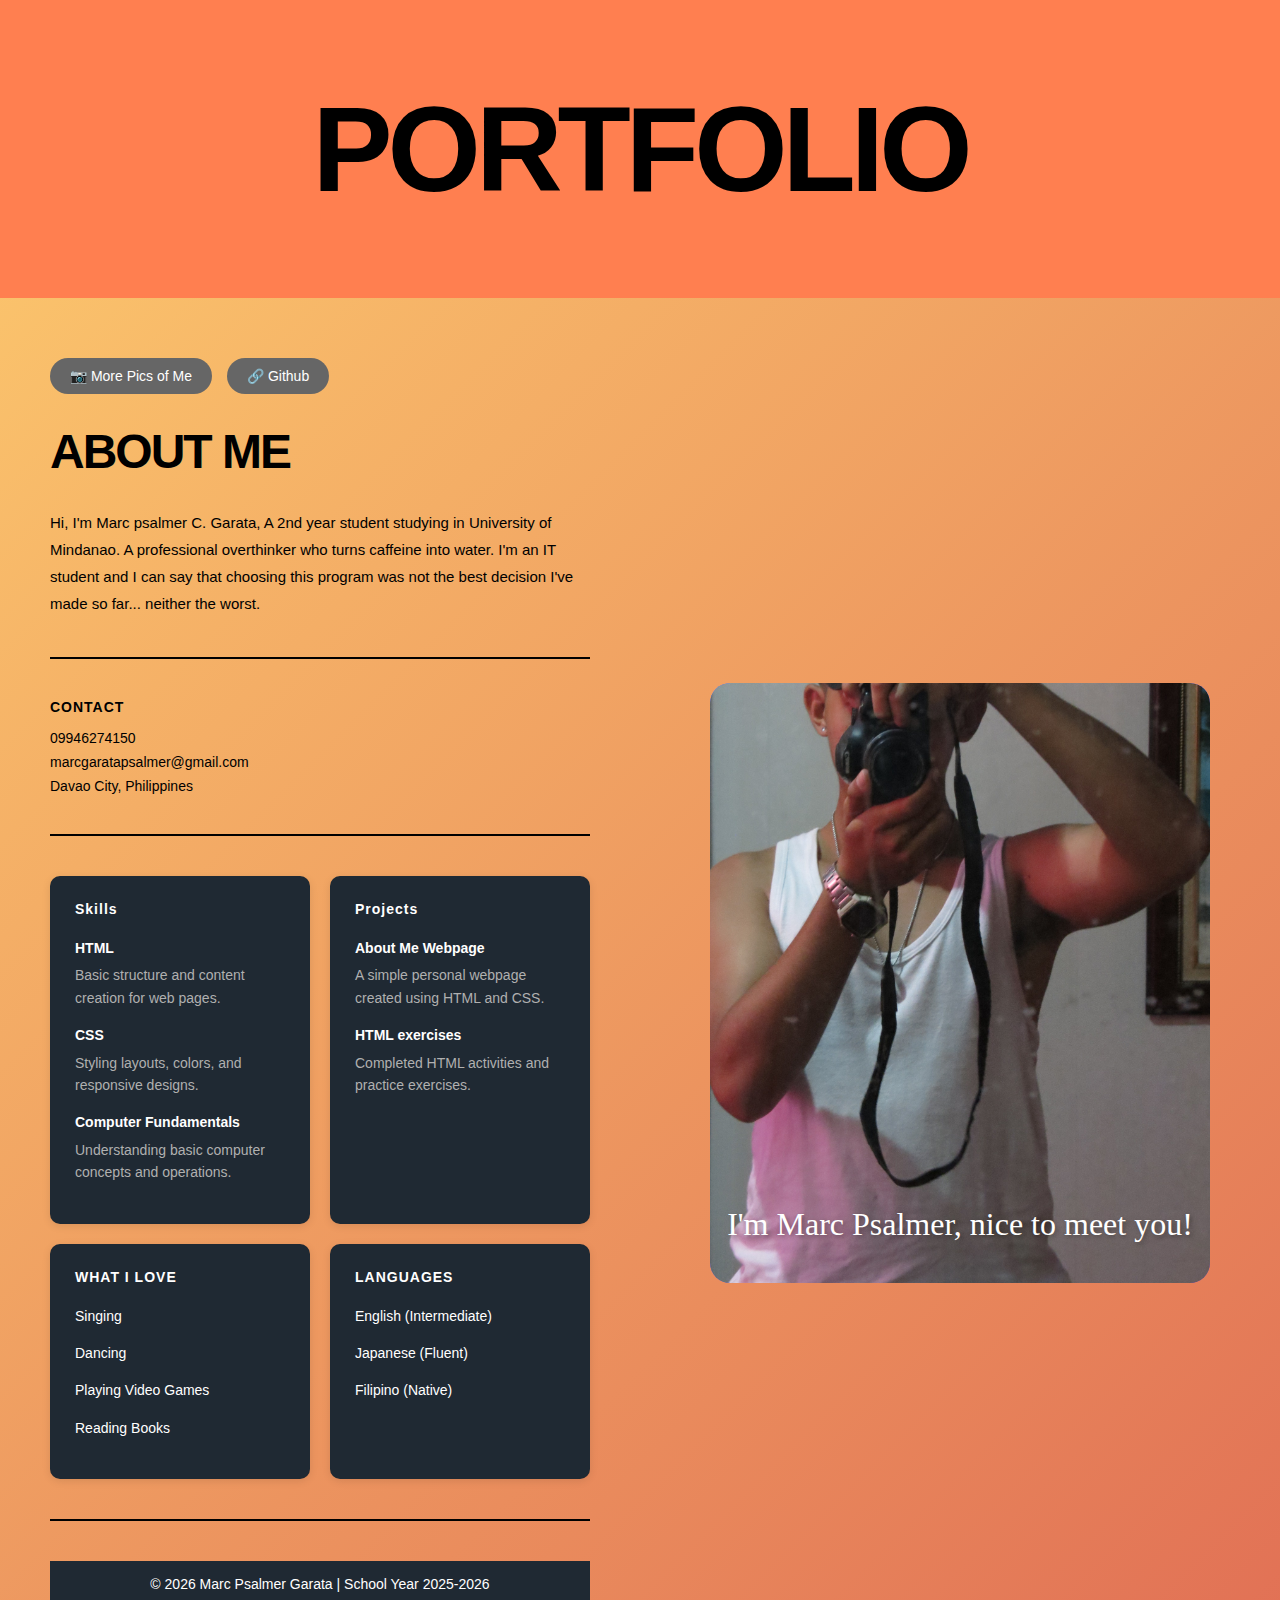
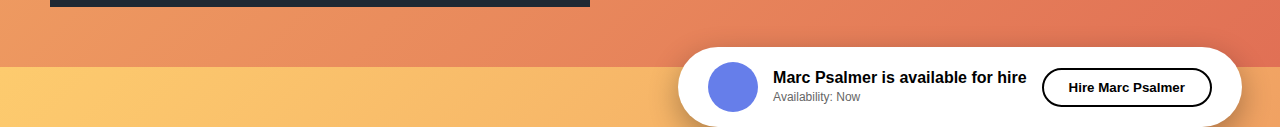
<file: Practice/index.html>
<!DOCTYPE html>
<html lang="en">
<head>
    <meta charset="UTF-8">
    <meta name="viewport" content="width=device-width, initial-scale=1.0">
    <title>My Portfolio</title>
    <link rel="stylesheet" href="style.css">
</head>
<body>
    <div class="hero">
        <h1>PORTFOLIO</h1>
    </div>

    <div class="container">
        <div class="left-section">
            <div class="action-buttons">
                <button class="btn">📷 More Pics of Me</button>
                <button class="btn">🔗 Github</button>
            </div>

            <h2>ABOUT ME</h2>
            <p class="about-text">
                Hi, I'm Marc psalmer C. Garata, A 2nd year student studying in University of Mindanao. A professional overthinker who turns caffeine into water.
                I'm an IT student and I can say that choosing this program was not the best decision I've made so far... neither the worst. 
            </p>

            <div class="divider"></div>

            <h3>CONTACT</h3>
            <div class="contact-info">
                <p>09946274150</p>
                <p>marcgaratapsalmer@gmail.com</p>
                <p>Davao City, Philippines</p>
            </div>

            <div class="divider"></div>

            <div class="info-grid">
                <div class="info-section">
                    <h3>Skills</h3>
                    <ul>
                        <li class="skills-item">
                            <strong>HTML</strong>
                            <p>Basic structure and content creation for web pages.</p>
                        </li>
                        <li class="skills-item">
                            <strong>CSS</strong>
                            <p>Styling layouts, colors, and responsive designs.</p>
                        </li>
                        <li class="skills-item">
                            <strong>Computer Fundamentals</strong>
                            <p>Understanding basic computer concepts and operations.</p>
                        </li>
                    </ul>
                </div>

                <div class="info-section">
                    <h3>Projects</h3>
                    <ul>
                        <li class="project-item">
                            <strong>About Me Webpage</strong>
                            <p>A simple personal webpage created using HTML and CSS.</p>
                        </li>
                        <li class="project-item">
                            <strong>HTML exercises</strong>
                            <p>Completed HTML activities and practice exercises.</p>
                        </li>
                    </ul>
                </div>

                <div class="info-section">
                    <h3>WHAT I LOVE</h3>
                    <ul>
                        <li>Singing</li>
                        <li>Dancing</li>
                        <li>Playing Video Games</li>
                        <li>Reading Books</li>
                    </ul>
                </div>

                <div class="info-section">
                    <h3>LANGUAGES</h3>
                    <ul>
                        <li>English (Intermediate)</li>
                        <li>Japanese (Fluent)</li>
                        <li>Filipino (Native)</li>
                    </ul>
                </div>
            </div>
            
            <div class="divider"></div>
            
            <footer>
                <span>© 2026 Marc Psalmer Garata | School Year 2025-2026</span>
            </footer>
        </div>

        <div class="right-section">
            <div class="profile-image">
                <img src="IMG_2151.JPG" alt="Marc Psalmer Garata">
                <span class="greeting">I'm Marc Psalmer, nice to meet you!</span>
            </div>
            <div class="availability-banner">
                <div class="avatar"></div>
                <div class="availability-text">
                    <strong>Marc Psalmer is available for hire</strong>
                    <span>Availability: Now</span>
                </div>
                <button class="hire-btn">Hire Marc Psalmer</button>
            </div>
        </div>
    </div>
</body>
</html>
</file>
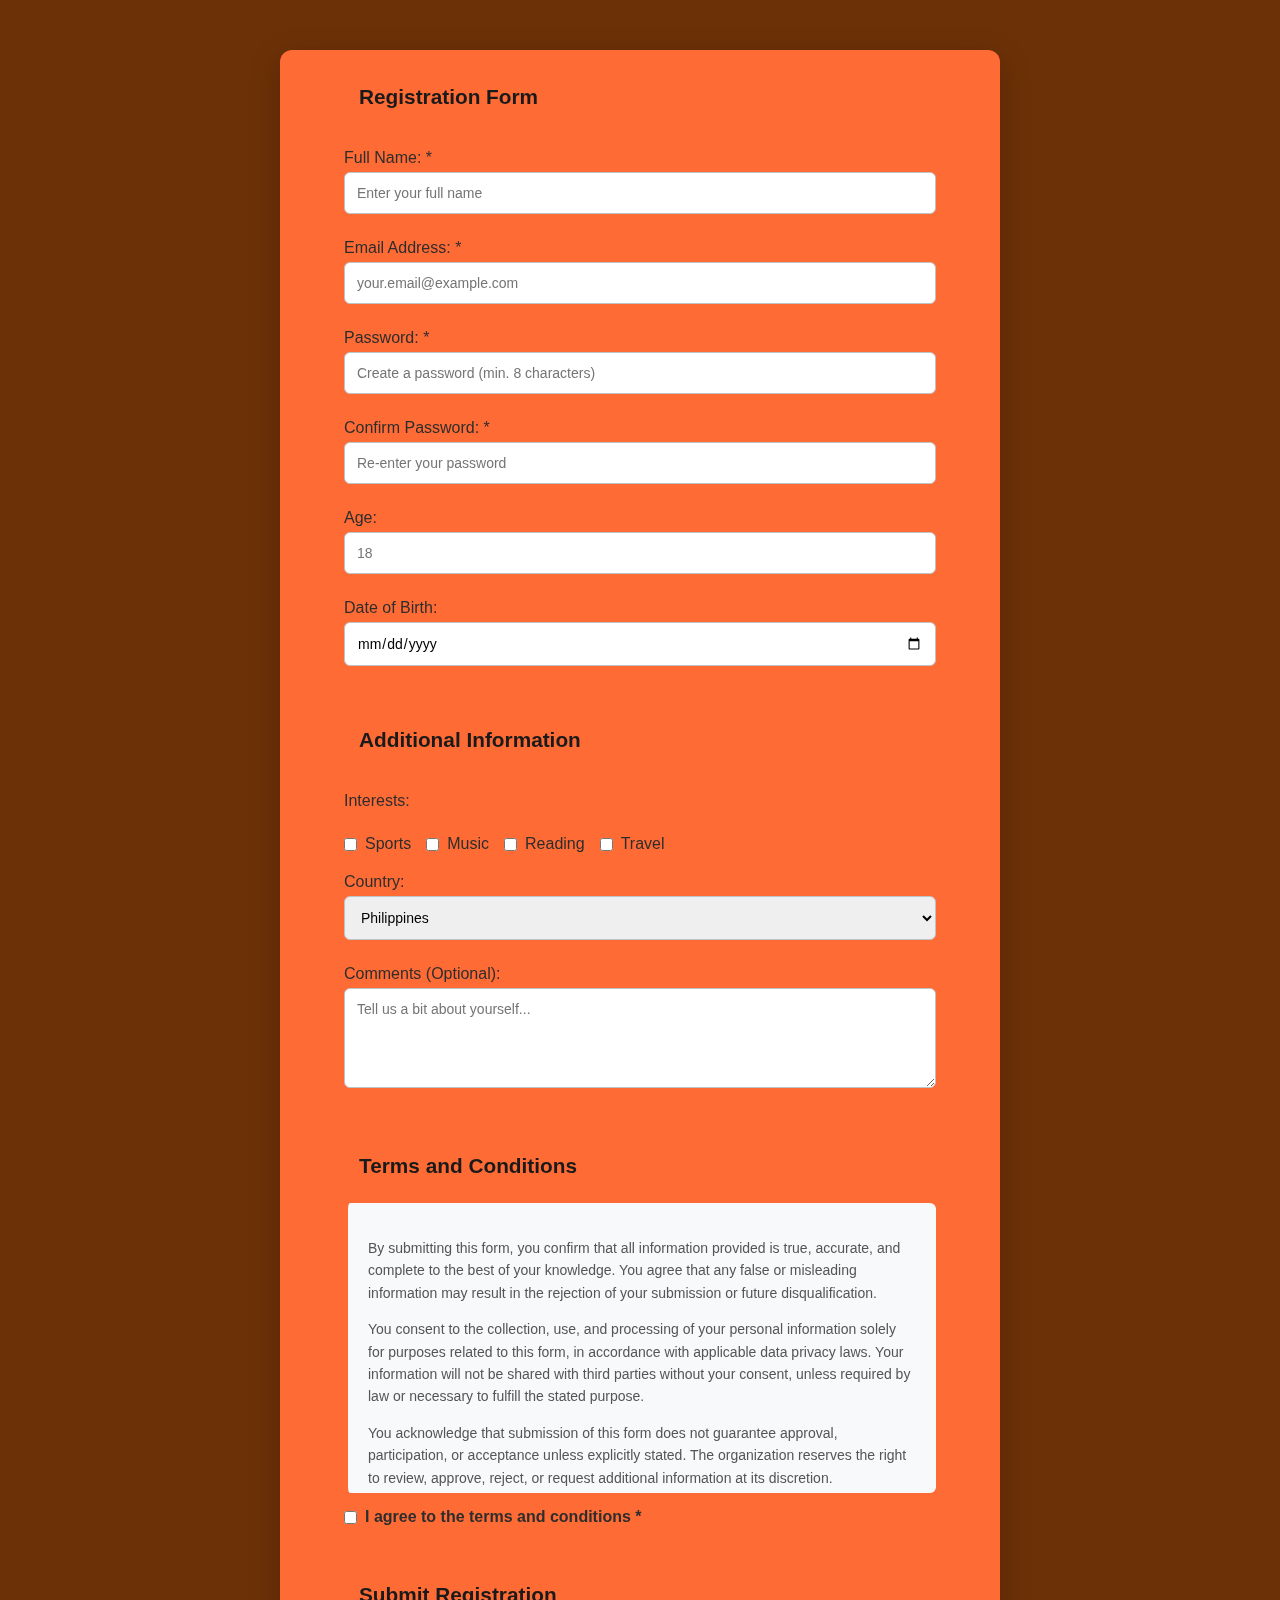
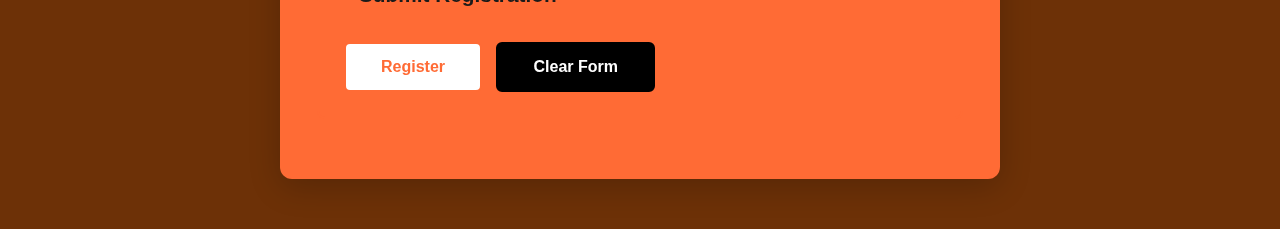
<file: Practice/forms.html>
<!DOCTYPE html>
<html lang="en">
<head>
    <meta charset="UTF-8">
    <meta name="viewport" content="width=device-width, initial-scale=1.0">
    <title>Registration Form - Marc Psalmer Garata</title>
    <link rel="stylesheet" href="style1.css">
</head>
<body>
    <form id="registrationForm" action="#" method="post" autocomplete="on">
        
        <fieldset>
            <legend>Registration Form</legend>
            
            <label for="fullname">Full Name: *</label>
            <input type="text" id="fullname" name="fullname" placeholder="Enter your full name" required>
            
            <label for="email">Email Address: *</label>
            <input type="email" id="email" name="email" placeholder="your.email@example.com" required>
            
            <label for="password">Password: *</label>
            <input type="password" id="password" name="password" placeholder="Create a password (min. 8 characters)" minlength="8" required>
            
            <label for="confirmPassword">Confirm Password: *</label>
            <input type="password" id="confirmPassword" name="confirmPassword" placeholder="Re-enter your password" minlength="8" required>
            
            <label for="age">Age:</label>
            <input type="number" id="age" name="age" min="0" max="120" placeholder="18">
            
            <label for="birthdate">Date of Birth:</label>
            <input type="date" id="birthdate" name="birthdate">
        </fieldset>
   
        <fieldset>
            <legend>Additional Information</legend>
            
            <label>Interests:</label>
            <div class="checkbox-group">
                <label class="checkbox-label">
                    <input type="checkbox" id="sports" name="interests" value="sports">
                    Sports
                </label>
                
                <label class="checkbox-label">
                    <input type="checkbox" id="music" name="interests" value="music">
                    Music
                </label>
                
                <label class="checkbox-label">
                    <input type="checkbox" id="reading" name="interests" value="reading">
                    Reading
                </label>
                
                <label class="checkbox-label">
                    <input type="checkbox" id="travel" name="interests" value="travel">
                    Travel
                </label>
            </div>
            
            <label for="country">Country:</label>
            <select id="country" name="country">
                <option value="">Select a country</option>
                <option value="us">United States</option>
                <option value="uk">United Kingdom</option>
                <option value="ca">Canada</option>
                <option value="au">Australia</option>
                <option value="ph" selected>Philippines</option>
            </select>
            
            <label for="comments">Comments (Optional):</label>
            <textarea id="comments" name="comments" rows="4" placeholder="Tell us a bit about yourself..."></textarea>
        </fieldset>
    
        <fieldset>
            <legend>Terms and Conditions</legend>
            
            <div class="terms-box">
                <p>By submitting this form, you confirm that all information provided is true, accurate, and complete to the best of your knowledge. You agree that any false or misleading information may result in the rejection of your submission or future disqualification.</p>
                
                <p>You consent to the collection, use, and processing of your personal information solely for purposes related to this form, in accordance with applicable data privacy laws. Your information will not be shared with third parties without your consent, unless required by law or necessary to fulfill the stated purpose.</p>
                
                <p>You acknowledge that submission of this form does not guarantee approval, participation, or acceptance unless explicitly stated. The organization reserves the right to review, approve, reject, or request additional information at its discretion.</p>
            </div>
            
            <label class="checkbox-label terms-checkbox">
                <input type="checkbox" id="terms" name="terms" value="accepted" required>
                I agree to the terms and conditions *
            </label>
        </fieldset>

        <fieldset>
            <legend>Submit Registration</legend>
            
            <a href="Landing.html" type="submit" class="button">Register</a>
            <a type="reset" class="button">Clear Form</a>
        </fieldset>

    </form>

</body>
</html>
</file>
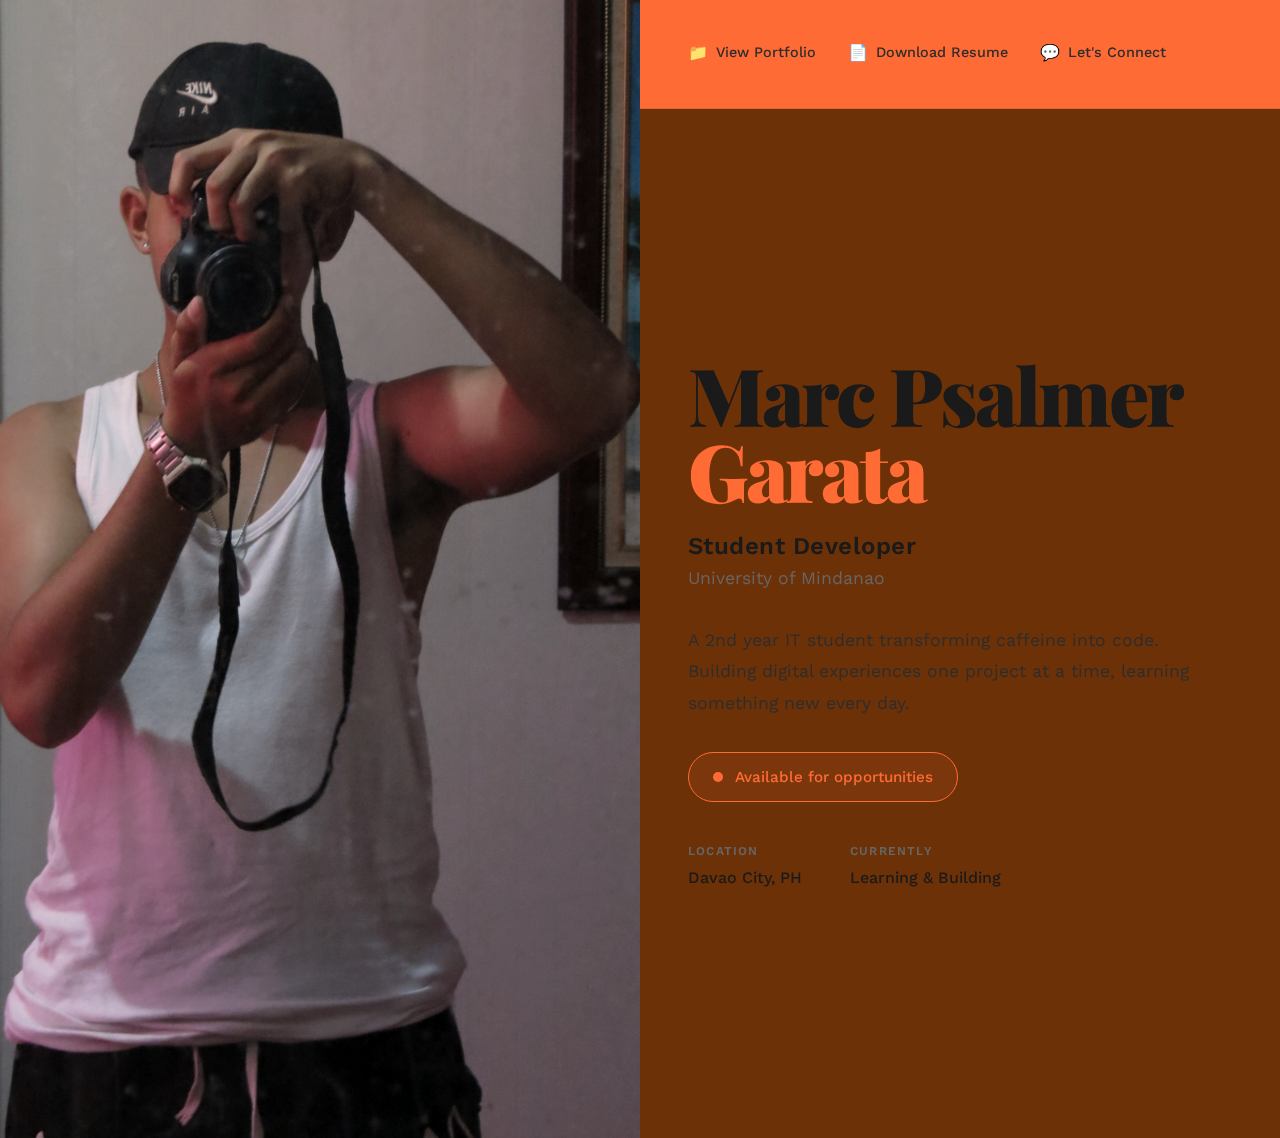
<file: Practice/Landing.html>
<!DOCTYPE html>
<html lang="en">
<head>
    <meta charset="UTF-8">
    <meta name="viewport" content="width=device-width, initial-scale=1.0">
    <title>Marc Psalmer Garata - Student Developer</title>
    <link rel="preconnect" href="https://fonts.googleapis.com">
    <link rel="preconnect" href="https://fonts.gstatic.com" crossorigin>
    <link href="https://fonts.googleapis.com/css2?family=Playfair+Display:wght@700;900&family=Work+Sans:wght@400;500;600&display=swap" rel="stylesheet">
    <link href="https://cdn.jsdelivr.net/npm/bootstrap@5.3.0/dist/css/bootstrap.min.css" rel="stylesheet">
    <link rel="stylesheet" href="Landing.css">
</head>
<body>
    <div class="main-container">
        
        <div class="left-section">
            <div class="photo-wrapper">
                <img src="IMG_2151.JPG" alt="Marc Psalmer Garata">
                <div class="photo-overlay"></div>
            </div>
        </div>

        
        <div class="right-section">
          
            <nav class="top-nav">
                <ul class="nav nav-underline justify-content">
                    <li class="nav-item">
                        <a class="nav-link" href="index.html">
                            <span class="nav-icon">📁</span> View Portfolio
                        </a>
                     </li>
                     <li class="nav-item">
                        <a class="nav-link" href="#" download>
                            <span class="nav-icon">📄</span> Download Resume
                        </a>
                    </li>
                    <li class="nav-item">
                        <a class="nav-link" href="https://github.com/hakdog315/IT9">
                            <span class="nav-icon">💬</span> Let's Connect
                        </a>
                    </li>
                </ul>
            </nav>

        
            <div class="content">
                <div class="content-inner">
                    <h1 class="name">
                        <span class="name-line">Marc Psalmer</span>
                        <span class="name-line">Garata</span>
                    </h1>
                    
                    <div class="title-wrapper">
                        <h2 class="title">Student Developer</h2>
                        <p class="subtitle">University of Mindanao</p>
                    </div>
                    
                    <p class="intro">
                        A 2nd year IT student transforming caffeine into code. 
                        Building digital experiences one project at a time, learning 
                        something new every day.
                    </p>

                    <div class="status-badge">
                        <div class="status-dot"></div>
                        <span>Available for opportunities</span>
                    </div>

                    <div class="quick-info">
                        <div class="info-item">
                            <span class="info-label">Location</span>
                            <span class="info-value">Davao City, PH</span>
                        </div>
                        <div class="info-item">
                            <span class="info-label">Currently</span>
                            <span class="info-value">Learning & Building</span>
                        </div>
                    </div>
                </div>
            </div>
        </div>
    </div>
</body>
</html>
</file>
<file: Practice/style.css>
* {
    margin: 0;
    padding: 0;
    box-sizing: border-box;
}

body {
    font-family: 'Arial', sans-serif;
    color: #000;
    background: linear-gradient(135deg, #fdcb6e 0%, #e17055 100%);
}

.hero {
    background: #FF7F50;
    padding: 80px 40px;
    text-align: center;
}

.hero h1 {
    font-size: 120px;
    font-weight: 900;
    letter-spacing: -5px;
    color: #000;
}

.container {
    display: grid;
    grid-template-columns: 1fr 1fr;
    max-width: 1400px;
    margin: 0 auto;
    background:transparent;
}

.left-section {
    padding: 60px 50px;
    background: transparent;
}

.right-section {
    padding: 60px 50px;
    background: transparent;
    display: flex;
    flex-direction: column;
    justify-content: center;
    align-items: center;
    position: relative;
}

.action-buttons {
    display: flex;
    gap: 15px;
    margin-bottom: 30px;
}

.btn {
    padding: 10px 20px;
    border: none;
    border-radius: 25px;
    background: #666;
    color: #fff;
    font-size: 14px;
    cursor: pointer;
    display: flex;
    align-items: center;
    gap: 8px;
}

.btn:hover {
    background: #555;
}

h2 {
    font-size: 48px;
    font-weight: 900;
    margin-bottom: 30px;
    letter-spacing: -2px;
    animation: fadeIn 0.8s ease-in 0.7 backwards;
}

@keyframes fadeIn {
    from{opacity: 0;}
    to{opacity: 1;}
}

.about-text {
    line-height: 1.8;
    margin-bottom: 40px;
    font-size: 15px;
    animation: slideDown 0.6s ease-in-out;
}

@keyframes slideDown {
    
    from{opacity: 0;
        transform: translateY(30px);
    }

    to{opacity: 1;
        transform: translateY(0px);
    }
}

.divider {
    height: 2px;
    background: #000;
    margin: 40px 0;
}

h3 {
    font-size: 14px;
    font-weight: 900;
    margin-bottom: 15px;
    letter-spacing: 1px;
    animation: fadeIn 0.8s ease-in 0.7 backwards;
}



.contact-info p {
    margin-bottom: 8px;
    font-size: 14px;
    animation: slideInRight 0.6s ease-in-out;
}

@keyframes slideInRight {
    from{opacity: 0;
        transform: translateX(-50px);
    }

    to{opacity: 1;
        transform: translateX(0px);
    }
    
}

.info-grid {
    display: grid;
    grid-template-columns: 1fr 1fr;
    gap: 20px;
    margin-top: 40px;
    animation: popOut 0.9s ease-in forwards;
}

@keyframes popOut {
    0%{
        transform: scale(0);
        opacity: 0;
    }

    25%{
        transform: scale 0.25;
        opacity: 0.25;
    }

    50%{
        transform: scale(0.5);
        opacity: 0.5;
    }

    75%{
        transform: scale(0.75);
        opacity: 0.75;
    }

    100%{
        transform: scale(1);
        opacity: 1;
    }
    
}

.info-section {
    background: #1f2933;
    padding: 25px;
    border-radius: 10px;
    box-shadow: 0 2px 8px rgba(0,0,0,0.1);
    color: #fff;
}

.info-section h3 {
    margin-bottom: 20px;
    color: #fff;
}


.info-section ul {
    list-style: none;
}

.info-section li {
    margin-bottom: 15px;
    font-size: 14px;
    line-height: 1.6;
    color: #fff;
}

.skills-item p,
.project-item p {
    margin-top: 5px;
    color: #b0b0b0;
}

.experience-item {
    margin-bottom: 20px;
}

.experience-item strong {
    display: block;
    font-weight: 900;
}

.experience-item span {
    font-size: 13px;
    color: #666;
    font-style: italic;
}

.profile-image {
    width: 100%;
    max-width: 500px;
    height: 600px;
    background: linear-gradient(135deg, #667eea 0%, #764ba2 100%);
    border-radius: 20px;
    display: flex;
    align-items: flex-end;
    justify-content: center;
    position: relative;
    overflow: hidden;
}

.profile-image img {
    position: absolute;
    top: 0;
    left: 0;
    width: 100%;
    height: 100%;
    object-fit: cover;
    object-position: center;
    border-radius: 20px;
    animation: photoZoom 20s ease-in-out infinite alternate;
}

@keyframes photoZoom {
   0% { transform: scale(1); }
    100% { transform: scale(1.05); }
}

.greeting {
    position: absolute;
    bottom: 40px;
    color: #fff;
    font-size: 32px;
    font-family: 'Brush Script MT', cursive;
    text-shadow: 2px 2px 4px rgba(0,0,0,0.3);
}

.availability-banner {
    position: absolute;
    bottom: -60px;
    background: #fff;
    padding: 15px 30px;
    border-radius: 50px;
    display: flex;
    align-items: center;
    gap: 15px;
    box-shadow: 0 10px 30px rgba(0,0,0,0.3);
}

.avatar {
    width: 50px;
    height: 50px;
    border-radius: 50%;
    background: #667eea;
}

.availability-text {
    color: #000;
}

.availability-text strong {
    display: block;
    font-size: 16px;
}

.availability-text span {
    font-size: 12px;
    color: #666;
}

.hire-btn {
    padding: 10px 25px;
    background: #fff;
    border: 2px solid #000;
    border-radius: 25px;
    font-weight: bold;
    cursor: pointer;
}

.hire-btn:hover {
    background: #000;
    color: #fff;
}

footer {
    background-color: #1f2933;
    color: white;
    text-align: center;
    padding: 15px;
    font-size: 14px;
}
</file>
<file: Practice/style1.css>
body {
    background: #6d3107;
    font-family: 'Work Sans', sans-serif;
    padding: 20px;
    margin: 0;
    min-height: 100vh;
}


form {
    max-width: 650px;
    width: 100%;
    margin: 30px auto;
    background-color: #FF6B35;
    padding: 35px;
    border-radius: 12px;
    box-shadow: 0 8px 32px rgba(0, 0, 0, 0.2);
}


fieldset {
    border: 2px solid #FF6B35;
    border-radius: 8px;
    padding: 25px;
    margin-bottom: 25px;
}

legend {
    font-weight: bold;
    font-size: 1.3em;
    color: #1a1a1a;
    padding: 0 15px;
}


label {
    display: block;
    margin-top: 15px;
    margin-bottom: 5px;
    font-weight: 500;
    color: #2d2d2d;
}


input[type="text"],
input[type="email"],
input[type="password"],
input[type="number"],
input[type="date"],
select,
textarea {
    width: 100%;
    padding: 12px;
    margin-bottom: 10px;
    border: 1px solid #bdc3c7;
    border-radius: 6px;
    box-sizing: border-box;
    font-size: 14px;
    font-family: inherit;
    transition: border-color 0.3s ease, box-shadow 0.3s ease;
}

input[type="text"]:focus,
input[type="email"]:focus,
input[type="password"]:focus,
input[type="number"]:focus,
input[type="date"]:focus,
select:focus,
textarea:focus {
    outline: none;
    border-color: #FF6B35;
    box-shadow: 0 0 8px rgba(255, 107, 53, 0.3);
}


.checkbox-group {
    display: flex;
    flex-wrap: wrap;
    gap: 15px;
    margin-top: 10px;
    margin-bottom: 15px;
}

.checkbox-label {
    display: flex;
    align-items: center;
    gap: 8px;
    cursor: pointer;
    font-weight: 400;
    color: #2d2d2d;
}

.checkbox-label input[type="checkbox"] {
    width: auto;
    cursor: pointer;
    margin: 0;
}

.terms-checkbox {
    margin-top: 15px;
    font-weight: 600;
}


.terms-box {
    background-color: #f8f9fa;
    padding: 20px;
    border-radius: 6px;
    border-left: 4px solid #FF6B35;
    margin-bottom: 15px;
    max-height: 250px;
    overflow-y: auto;
}

.terms-box p {
    margin-bottom: 12px;
    line-height: 1.6;
    color: #555;
    font-size: 14px;
}

.terms-box p:last-child {
    margin-bottom: 0;
}


.button {
    display: inline-block;
    padding: 14px 35px;
    margin: 10px 10px 0 0;
    border: none;
    border-radius: 6px;
    font-size: 16px;
    font-weight: 600;
    cursor: pointer;
    transition: all 0.3s ease;
    text-decoration: none; 
}

.button[type="submit"]{
    background-color: white;
    color: #FF6B35;
    border: 2px solid #FF6B35;
}

.button[type="reset"]{
    background-color: black;
    color: white;
    border: 2px solid black;
}
textarea {
    resize: vertical;
    min-height: 100px;
}


select {
    cursor: pointer;
}


input:disabled,
input:read-only {
    background-color: #ecf0f1;
    cursor: not-allowed;
}


input[type="file"] {
    padding: 8px;
}
</file>
<file: Practice/Landing.css>
:root {
    --color-brown: #6d3107;
    --color-dark: #1a1a1a;
    --color-accent: #FF6B35;
    --color-accent-light: #FF8C61;
    --color-text: #2d2d2d;
    --color-text-light: #666;
    --color-border: rgba(0, 0, 0, 0.1);
    
    --font-display: 'Playfair Display', serif;
    --font-body: 'Work Sans', sans-serif;
    
    --transition: all 0.4s cubic-bezier(0.4, 0, 0.2, 1);
}


* {
    margin: 0;
    padding: 0;
    box-sizing: border-box;
}

body {
    font-family: var(--font-body);
    color: var(--color-text);
    line-height: 1.6;
    overflow-x: hidden;
    background: var(--color-brown);
}


.main-container {
    display: grid;
    grid-template-columns: 1fr 1fr;
    min-height: 100vh;
    position: relative;
}


.left-section {
    position: relative;
    overflow: hidden;
    background: linear-gradient(135deg, #667eea 0%, #764ba2 100%);
}

.photo-wrapper {
    position: relative;
    width: 100%;
    height: 100%;
    overflow: hidden;
}

.photo-wrapper img {
    width: 100%;
    height: 100%;
    object-fit: cover;
    object-position: center;
    filter: grayscale(20%) contrast(1.05);
    animation: photoZoom 20s ease-in-out infinite alternate;
}

@keyframes photoZoom {
    0% { transform: scale(1); }
    100% { transform: scale(1.05); }
}

.photo-overlay {
    position: absolute;
    top: 0;
    left: 0;
    right: 0;
    bottom: 0;
    background: linear-gradient(
        135deg, 
        rgba(255, 107, 53, 0.15) 0%, 
        rgba(118, 75, 162, 0.2) 100%
    );
    mix-blend-mode: multiply;
}


.right-section {
    display: flex;
    flex-direction: column;
    background: var(--color-cream);
    position: relative;
}


.top-nav {
    padding: 2rem 3rem;
    border-bottom: 1px solid var(--color-border);
    background: var(--color-accent);
    animation: slideDown 0.6s ease-out;
}
.top-nav .nav-underline{
    --bs-nav-underline-gap: 2rem;
    --bs-nav-underline-width: 2px;
    --bs-nav-underline-lin-active-color: (var(--color-accent));
}

.top-nav .nav-link{
    color: var(--color-text);
    font-weight: 500;
    font-size: 0.9rem;
    padding: 0.5rem 0;
    transition: var(--transition);
    display: flex;
    align-items: center;
    gap: 0.5rem;
}

.top-nav .nav-link:hover{
    color: var(--color-accent);
}

.nav-icon{
    font-size: 1rem;
    transition: var(--transition);
}

.nav-link:hover .nav-icon{
    transform: scale(1.1);
}

.content {
    flex: 1;
    display: flex;
    align-items: center;
    padding: 3rem;
    animation: fadeInUp 0.8s ease-out 0.2s backwards;
}

@keyframes fadeInUp {
    from {
        opacity: 0;
        transform: translateY(30px);
    }
    to {
        opacity: 1;
        transform: translateY(0);
    }
}

.content-inner {
    max-width: 600px;
}

/* Name */
.name {
    font-family: var(--font-display);
    font-size: 5rem;
    font-weight: 900;
    line-height: 0.95;
    letter-spacing: -0.03em;
    color: var(--color-dark);
    margin-bottom: 1.5rem;
}

.name-line {
    display: block;
    animation: slideInRight 0.8s ease-out backwards;
}

.name-line:nth-child(1) {
    animation-delay: 0.3s;
}

.name-line:nth-child(2) {
    animation-delay: 0.5s;
    color: var(--color-accent);
}

@keyframes slideInRight {
    from {
        opacity: 0;
        transform: translateY(-50px);
    }
    to {
        opacity: 1;
        transform: translateX(0);
    }
}

/* Title */
.title-wrapper {
    margin-bottom: 2rem;
    animation: fadeIn 0.8s ease-out 0.7s backwards;
}

@keyframes fadeIn {
    from { opacity: 0; }
    to { opacity: 1; }
}

.title {
    font-family: var(--font-body);
    font-size: 1.5rem;
    font-weight: 600;
    color: var(--color-dark);
    margin-bottom: 0.25rem;
    letter-spacing: 0.02em;
}

.subtitle {
    font-size: 1.1rem;
    color: var(--color-text-light);
    font-weight: 400;
}

/* Intro */
.intro {
    font-size: 1.1rem;
    line-height: 1.8;
    color: var(--color-text);
    margin-bottom: 2rem;
    animation: fadeIn 0.8s ease-out 0.9s backwards;
}

/* Status Badge */
.status-badge {
    display: inline-flex;
    align-items: center;
    gap: 0.75rem;
    padding: 0.75rem 1.5rem;
    background: rgba(255, 107, 53, 0.1);
    border: 1px solid var(--color-accent);
    border-radius: 50px;
    margin-bottom: 2.5rem;
    animation: fadeIn 0.8s ease-out 1.1s backwards;
}

.status-dot {
    width: 10px;
    height: 10px;
    border-radius: 50%;
    background: var(--color-accent);
    animation: pulse 2s ease-in-out infinite;
}

@keyframes pulse {
    0%, 100% {
        transform: scale(1);
        opacity: 1;
    }
    50% {
        transform: scale(1.2);
        opacity: 0.7;
    }
}

.status-badge span {
    font-size: 0.95rem;
    font-weight: 500;
    color: var(--color-accent);
}

/* Quick Info */
.quick-info {
    display: flex;
    gap: 3rem;
    animation: fadeIn 0.8s ease-out 1.3s backwards;
}

.info-item {
    display: flex;
    flex-direction: column;
    gap: 0.25rem;
}

.info-label {
    font-size: 0.75rem;
    text-transform: uppercase;
    letter-spacing: 0.1em;
    color: var(--color-text-light);
    font-weight: 600;
}

.info-value {
    font-size: 1rem;
    font-weight: 500;
    color: var(--color-dark);
}
</file>
